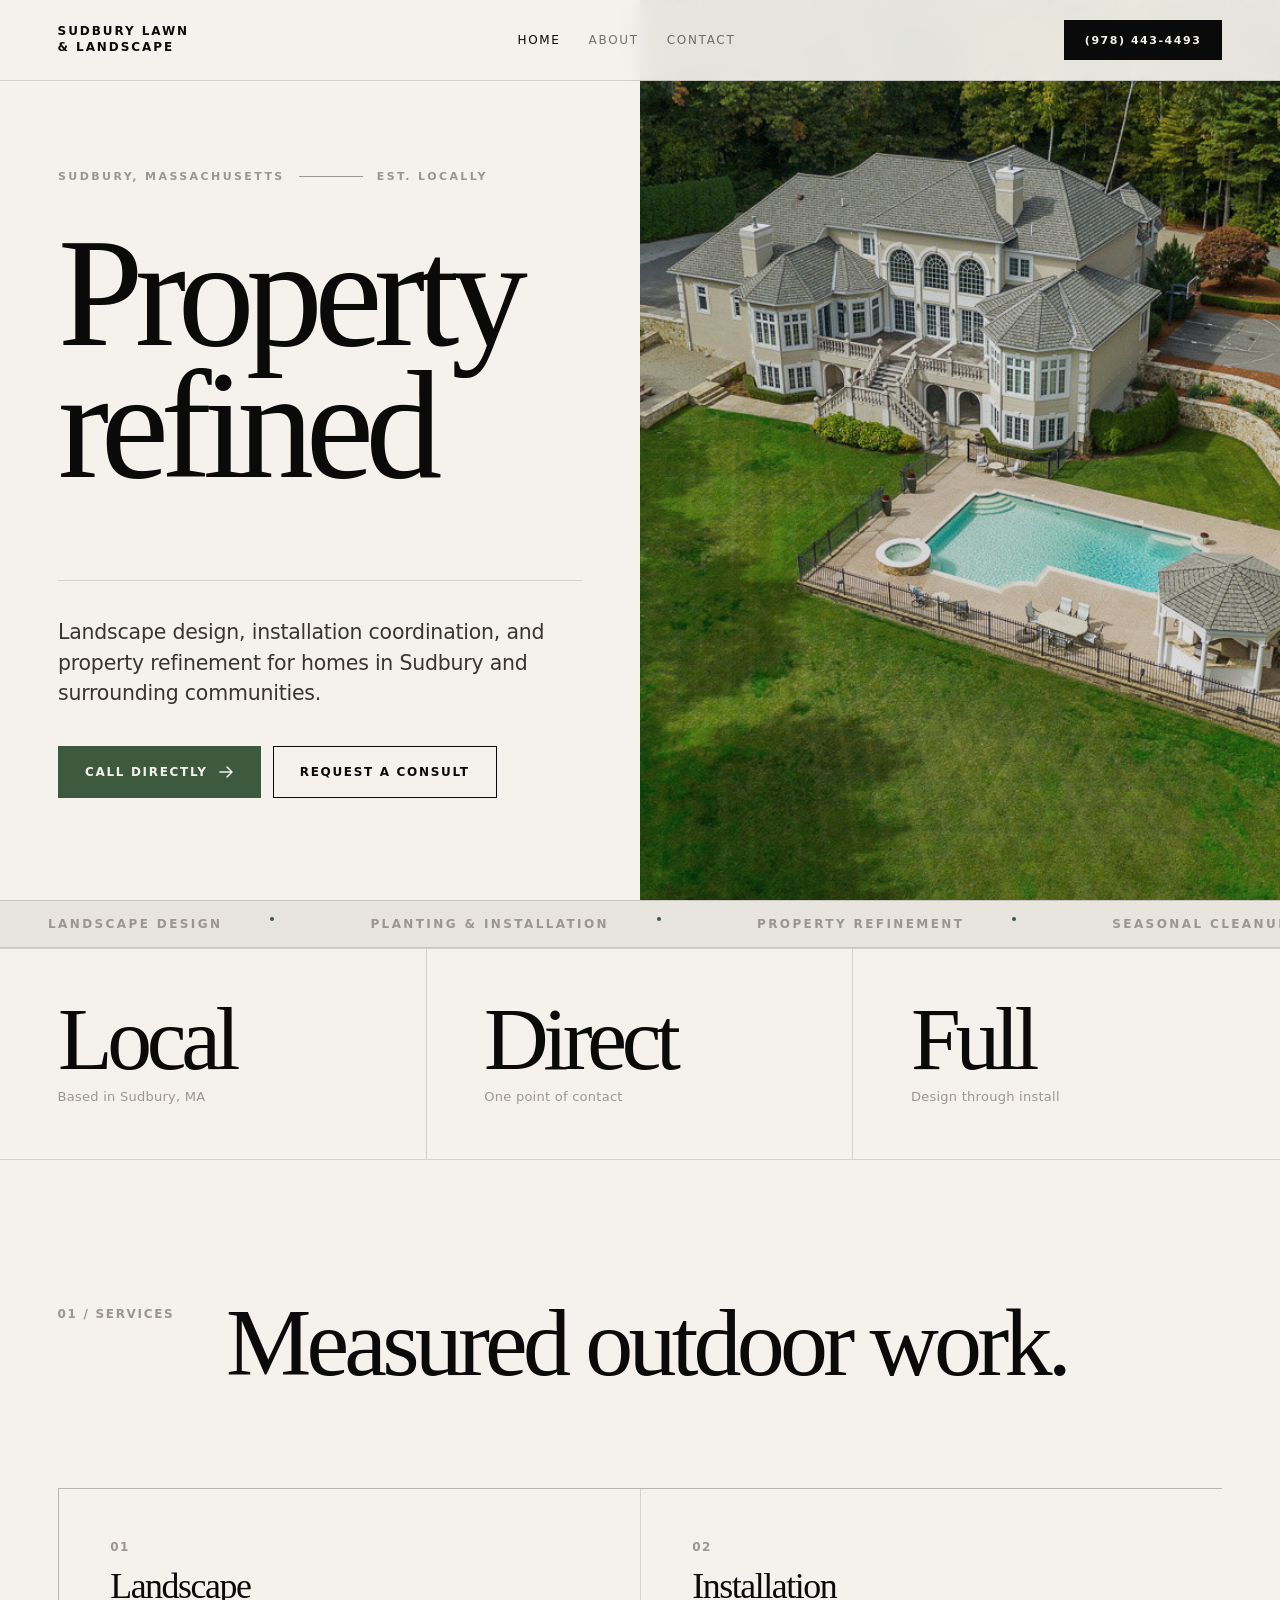
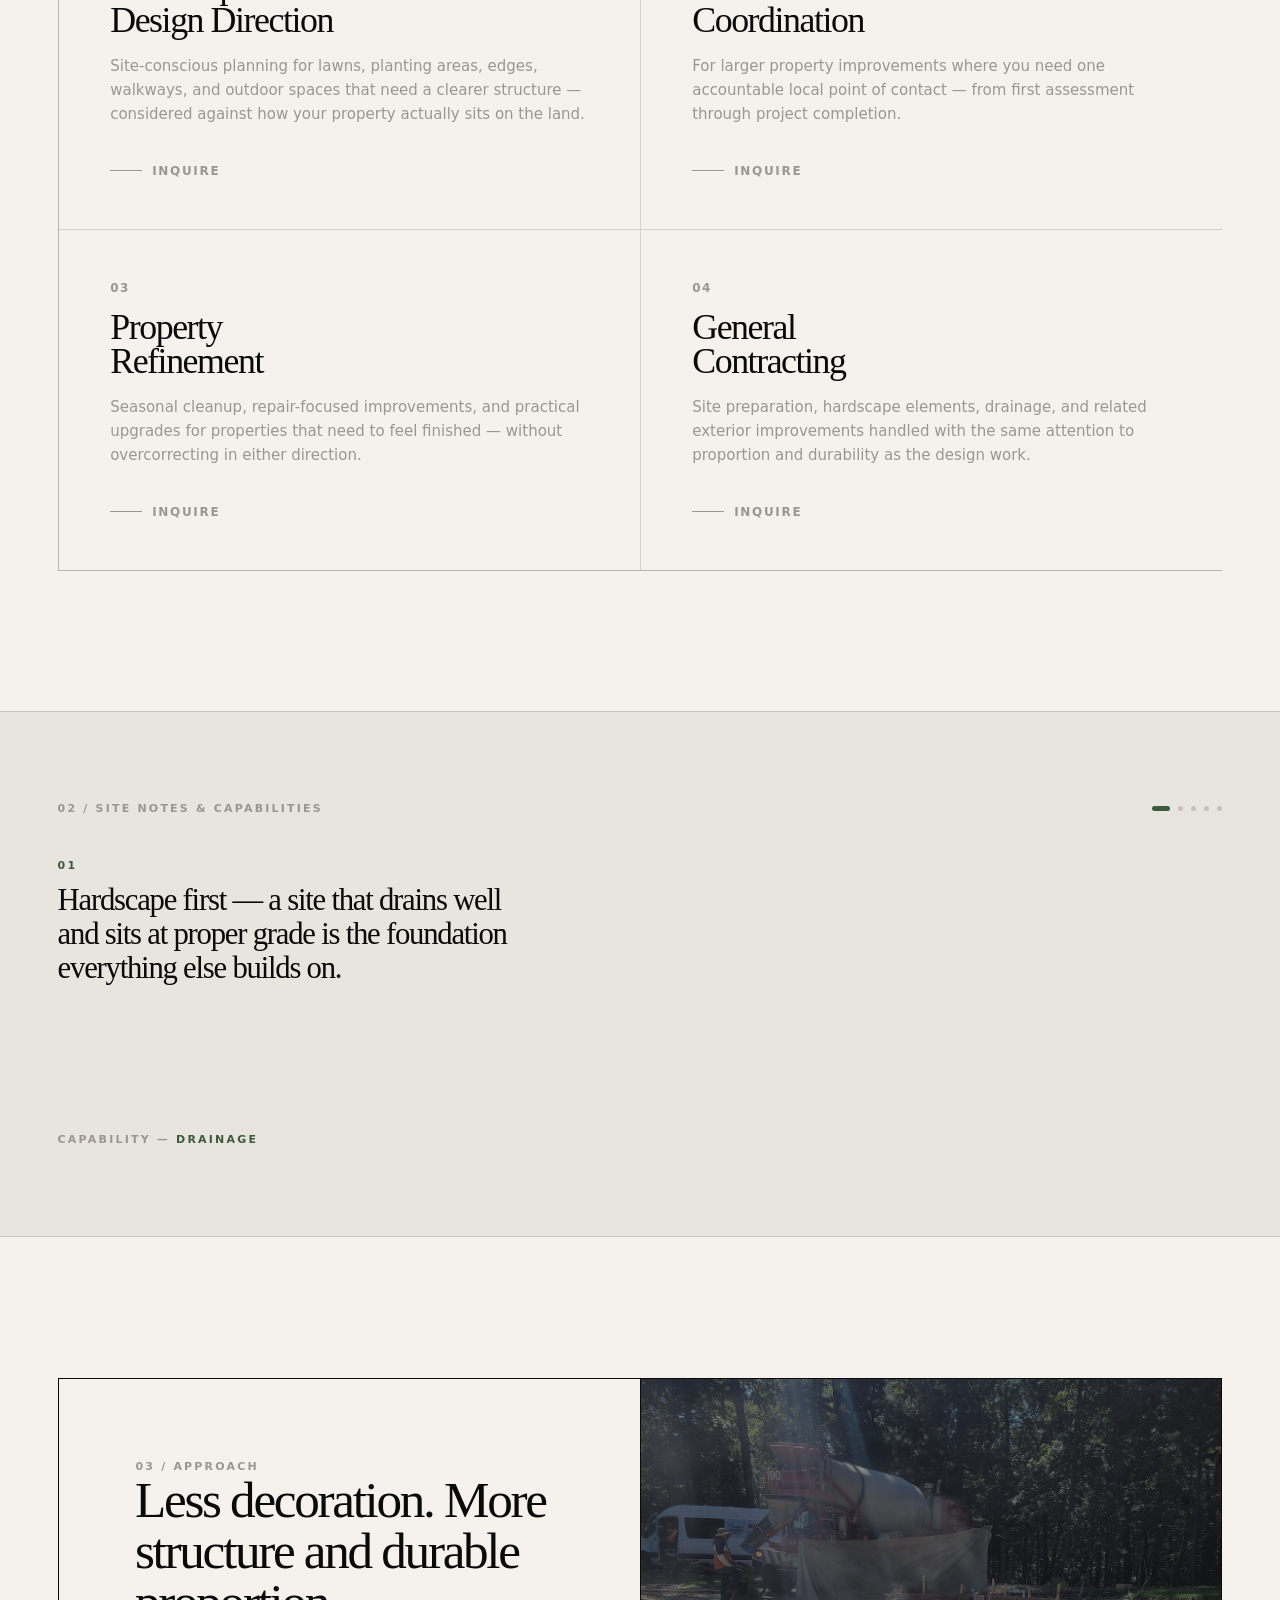
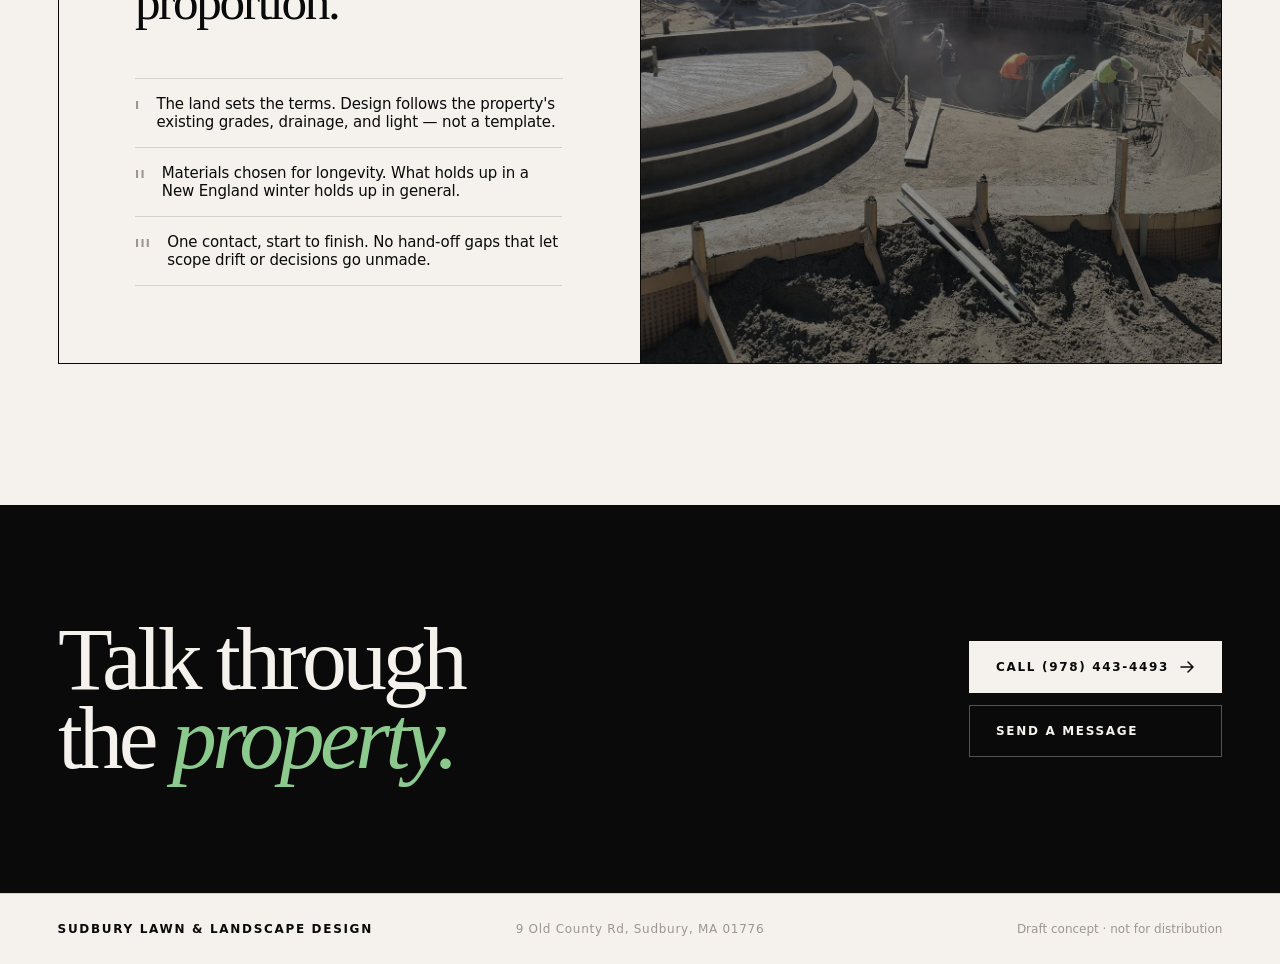
<file: index.html>
<!DOCTYPE html>
<html lang="en">
<head>
  <meta charset="UTF-8" />
  <meta name="viewport" content="width=device-width, initial-scale=1.0" />
  <title>Sudbury Lawn &amp; Landscape Design — Sudbury, MA</title>
  <meta name="description" content="Landscape design, installation, and property refinement for Sudbury, MA and surrounding towns. Call (978) 443-4493." />
  <link rel="stylesheet" href="styles.css" />
</head>
<body>
  <div class="site">

    <!-- Navigation -->
    <nav class="nav" aria-label="Primary navigation">
      <a class="nav-brand" href="index.html">
        Sudbury Lawn<br>&amp; Landscape
      </a>
      <ul class="nav-links" role="list">
        <li><a href="index.html" aria-current="page">Home</a></li>
        <li><a href="about.html">About</a></li>
        <li><a href="contact.html">Contact</a></li>
      </ul>
      <a class="nav-cta" href="tel:+19784434493">
        (978) 443-4493
      </a>
    </nav>

    <main>

      <!-- Hero -->
      <section class="hero" aria-labelledby="hero-heading">
        <div class="hero-col-text">
          <div class="hero-kicker reveal">
            <span class="label">Sudbury, Massachusetts</span>
            <span class="kicker-line" aria-hidden="true"></span>
            <span class="label">Est. locally</span>
          </div>

          <h1 id="hero-heading" class="display reveal" data-delay="1">
            Property<br>refined
          </h1>

          <div class="hero-bottom">
            <p class="body-large hero-desc reveal" data-delay="2">
              Landscape design, installation coordination, and property refinement for homes in Sudbury and surrounding communities.
            </p>
            <div class="hero-actions reveal" data-delay="3">
              <a class="btn btn-accent" href="tel:+19784434493">
                Call directly
                <svg class="btn-icon" viewBox="0 0 16 16" fill="none" aria-hidden="true">
                  <path d="M2 8h12M9 3l5 5-5 5" stroke="currentColor" stroke-width="1.5" stroke-linecap="round" stroke-linejoin="round"/>
                </svg>
              </a>
              <a class="btn btn-outline" href="contact.html">Request a consult</a>
            </div>
          </div>
        </div>

        <div class="hero-col-image" aria-hidden="true">
          <img
            src="assets/landscape-3.jpg"
            alt=""
            class="hero-photo scale-reveal"
            loading="eager"
          >
        </div>
      </section>

      <!-- Marquee -->
      <div class="marquee-wrap" aria-hidden="true">
        <div class="marquee-track">
          <!-- duplicated for seamless loop -->
          <span class="marquee-item">Landscape Design</span><span class="marquee-dot"></span>
          <span class="marquee-item">Planting &amp; Installation</span><span class="marquee-dot"></span>
          <span class="marquee-item">Property Refinement</span><span class="marquee-dot"></span>
          <span class="marquee-item">Seasonal Cleanup</span><span class="marquee-dot"></span>
          <span class="marquee-item">Sudbury, MA</span><span class="marquee-dot"></span>
          <span class="marquee-item">Landscape Design</span><span class="marquee-dot"></span>
          <span class="marquee-item">Planting &amp; Installation</span><span class="marquee-dot"></span>
          <span class="marquee-item">Property Refinement</span><span class="marquee-dot"></span>
          <span class="marquee-item">Seasonal Cleanup</span><span class="marquee-dot"></span>
          <span class="marquee-item">Sudbury, MA</span><span class="marquee-dot"></span>
        </div>
      </div>

      <!-- Stats band -->
      <div class="stats ruled">
        <div class="stat">
          <span class="stat-num reveal">Local</span>
          <span class="stat-label body-small">Based in Sudbury, MA</span>
        </div>
        <div class="stat">
          <span class="stat-num reveal" data-delay="1">Direct</span>
          <span class="stat-label body-small">One point of contact</span>
        </div>
        <div class="stat">
          <span class="stat-num reveal" data-delay="2">Full</span>
          <span class="stat-label body-small">Design through install</span>
        </div>
      </div>

      <!-- Services -->
      <section class="section" aria-labelledby="services-heading">
        <header class="section-header">
          <span class="section-num label reveal-left">01 / Services</span>
          <h2 id="services-heading" class="headline reveal">
            Measured outdoor work.
          </h2>
        </header>

        <div class="services-grid">
          <article class="service-card reveal">
            <div class="service-card-top">
              <span class="service-idx label">01</span>
              <h3>Landscape<br>Design Direction</h3>
              <p class="body-small">
                Site-conscious planning for lawns, planting areas, edges, walkways, and outdoor spaces that need a clearer structure — considered against how your property actually sits on the land.
              </p>
            </div>
            <span class="service-arrow" aria-hidden="true">
              <span class="arrow-line"></span>
              Inquire
            </span>
          </article>

          <article class="service-card reveal" data-delay="1">
            <div class="service-card-top">
              <span class="service-idx label">02</span>
              <h3>Installation<br>Coordination</h3>
              <p class="body-small">
                For larger property improvements where you need one accountable local point of contact — from first assessment through project completion.
              </p>
            </div>
            <span class="service-arrow" aria-hidden="true">
              <span class="arrow-line"></span>
              Inquire
            </span>
          </article>

          <article class="service-card reveal" data-delay="2">
            <div class="service-card-top">
              <span class="service-idx label">03</span>
              <h3>Property<br>Refinement</h3>
              <p class="body-small">
                Seasonal cleanup, repair-focused improvements, and practical upgrades for properties that need to feel finished — without overcorrecting in either direction.
              </p>
            </div>
            <span class="service-arrow" aria-hidden="true">
              <span class="arrow-line"></span>
              Inquire
            </span>
          </article>

          <article class="service-card reveal" data-delay="3">
            <div class="service-card-top">
              <span class="service-idx label">04</span>
              <h3>General<br>Contracting</h3>
              <p class="body-small">
                Site preparation, hardscape elements, drainage, and related exterior improvements handled with the same attention to proportion and durability as the design work.
              </p>
            </div>
            <span class="service-arrow" aria-hidden="true">
              <span class="arrow-line"></span>
              Inquire
            </span>
          </article>
        </div>
      </section>

      <!-- Site Notes / Capabilities carousel -->
      <section class="notes-section" aria-labelledby="notes-heading">
        <div class="notes-inner">
          <div class="notes-header">
            <span class="label reveal-left">02 / Site Notes &amp; Capabilities</span>
            <div class="notes-dots" aria-hidden="true">
              <span class="notes-dot active" data-idx="0"></span>
              <span class="notes-dot" data-idx="1"></span>
              <span class="notes-dot" data-idx="2"></span>
              <span class="notes-dot" data-idx="3"></span>
              <span class="notes-dot" data-idx="4"></span>
            </div>
          </div>
          <h2 id="notes-heading" class="sr-only">Site notes and capabilities</h2>
          <div class="notes-stage" role="region" aria-live="polite" aria-atomic="true">
            <div class="note-item active">
              <p class="note-num label">01</p>
              <p class="note-text">Hardscape first — a site that drains well and sits at proper grade is the foundation everything else builds on.</p>
            </div>
            <div class="note-item">
              <p class="note-num label">02</p>
              <p class="note-text">Plant selection weighted toward native and climate-adapted varieties that perform through Massachusetts winters without intensive intervention.</p>
            </div>
            <div class="note-item">
              <p class="note-num label">03</p>
              <p class="note-text">Every planting scheme mapped against seasonal light — what shades what, what shows in early spring versus late fall.</p>
            </div>
            <div class="note-item">
              <p class="note-num label">04</p>
              <p class="note-text">Edge definition is structure. Where lawn meets bed, where stone meets grade — these transitions carry as much visual weight as the plantings themselves.</p>
            </div>
            <div class="note-item">
              <p class="note-num label">05</p>
              <p class="note-text">Drainage resolved at grade, not corrected afterward with buried pipe. Slope assessment precedes all design work.</p>
            </div>
          </div>
          <p class="note-category label">Capability — <span class="note-cat-val">Drainage</span></p>
        </div>
      </section>

      <!-- Approach -->
      <section class="section-full" aria-labelledby="approach-heading">
        <div class="approach-block" style="max-width:var(--max);margin:0 auto;">
          <div class="approach-copy">
            <div>
              <span class="label reveal">03 / Approach</span>
              <h2 id="approach-heading" class="approach-statement reveal" data-delay="1">
                Less decoration. More structure and durable proportion.
              </h2>
            </div>
            <ul class="approach-pillars" aria-label="Design principles">
              <li class="reveal">
                <span class="pillar-n label">I</span>
                <span class="pillar-text">The land sets the terms. Design follows the property's existing grades, drainage, and light — not a template.</span>
              </li>
              <li class="reveal" data-delay="1">
                <span class="pillar-n label">II</span>
                <span class="pillar-text">Materials chosen for longevity. What holds up in a New England winter holds up in general.</span>
              </li>
              <li class="reveal" data-delay="2">
                <span class="pillar-n label">III</span>
                <span class="pillar-text">One contact, start to finish. No hand-off gaps that let scope drift or decisions go unmade.</span>
              </li>
            </ul>
          </div>
          <div class="approach-visual" aria-hidden="true">
            <img
              src="assets/landscape-2.jpg"
              alt=""
              class="approach-photo scale-reveal"
              loading="lazy"
            >
          </div>
        </div>
      </section>

      <!-- CTA band -->
      <section class="cta-band" aria-labelledby="cta-heading">
        <div class="cta-inner">
          <h2 id="cta-heading" class="cta-headline reveal">
            Talk through<br>the <em>property.</em>
          </h2>
          <div class="cta-actions reveal" data-delay="2">
            <a class="btn btn-white" href="tel:+19784434493">
              Call (978) 443-4493
              <svg class="btn-icon" viewBox="0 0 16 16" fill="none" aria-hidden="true">
                <path d="M2 8h12M9 3l5 5-5 5" stroke="currentColor" stroke-width="1.5" stroke-linecap="round" stroke-linejoin="round"/>
              </svg>
            </a>
            <a class="btn btn-ghost" href="contact.html">Send a message</a>
          </div>
        </div>
      </section>

    </main>

    <!-- Footer -->
    <footer class="footer">
      <span class="footer-brand">Sudbury Lawn &amp; Landscape Design</span>
      <span class="footer-center">9 Old County Rd, Sudbury, MA 01776</span>
      <span class="footer-right">Draft concept · not for distribution</span>
    </footer>

  </div>
  <script src="script.js"></script>
</body>
</html>
</file>
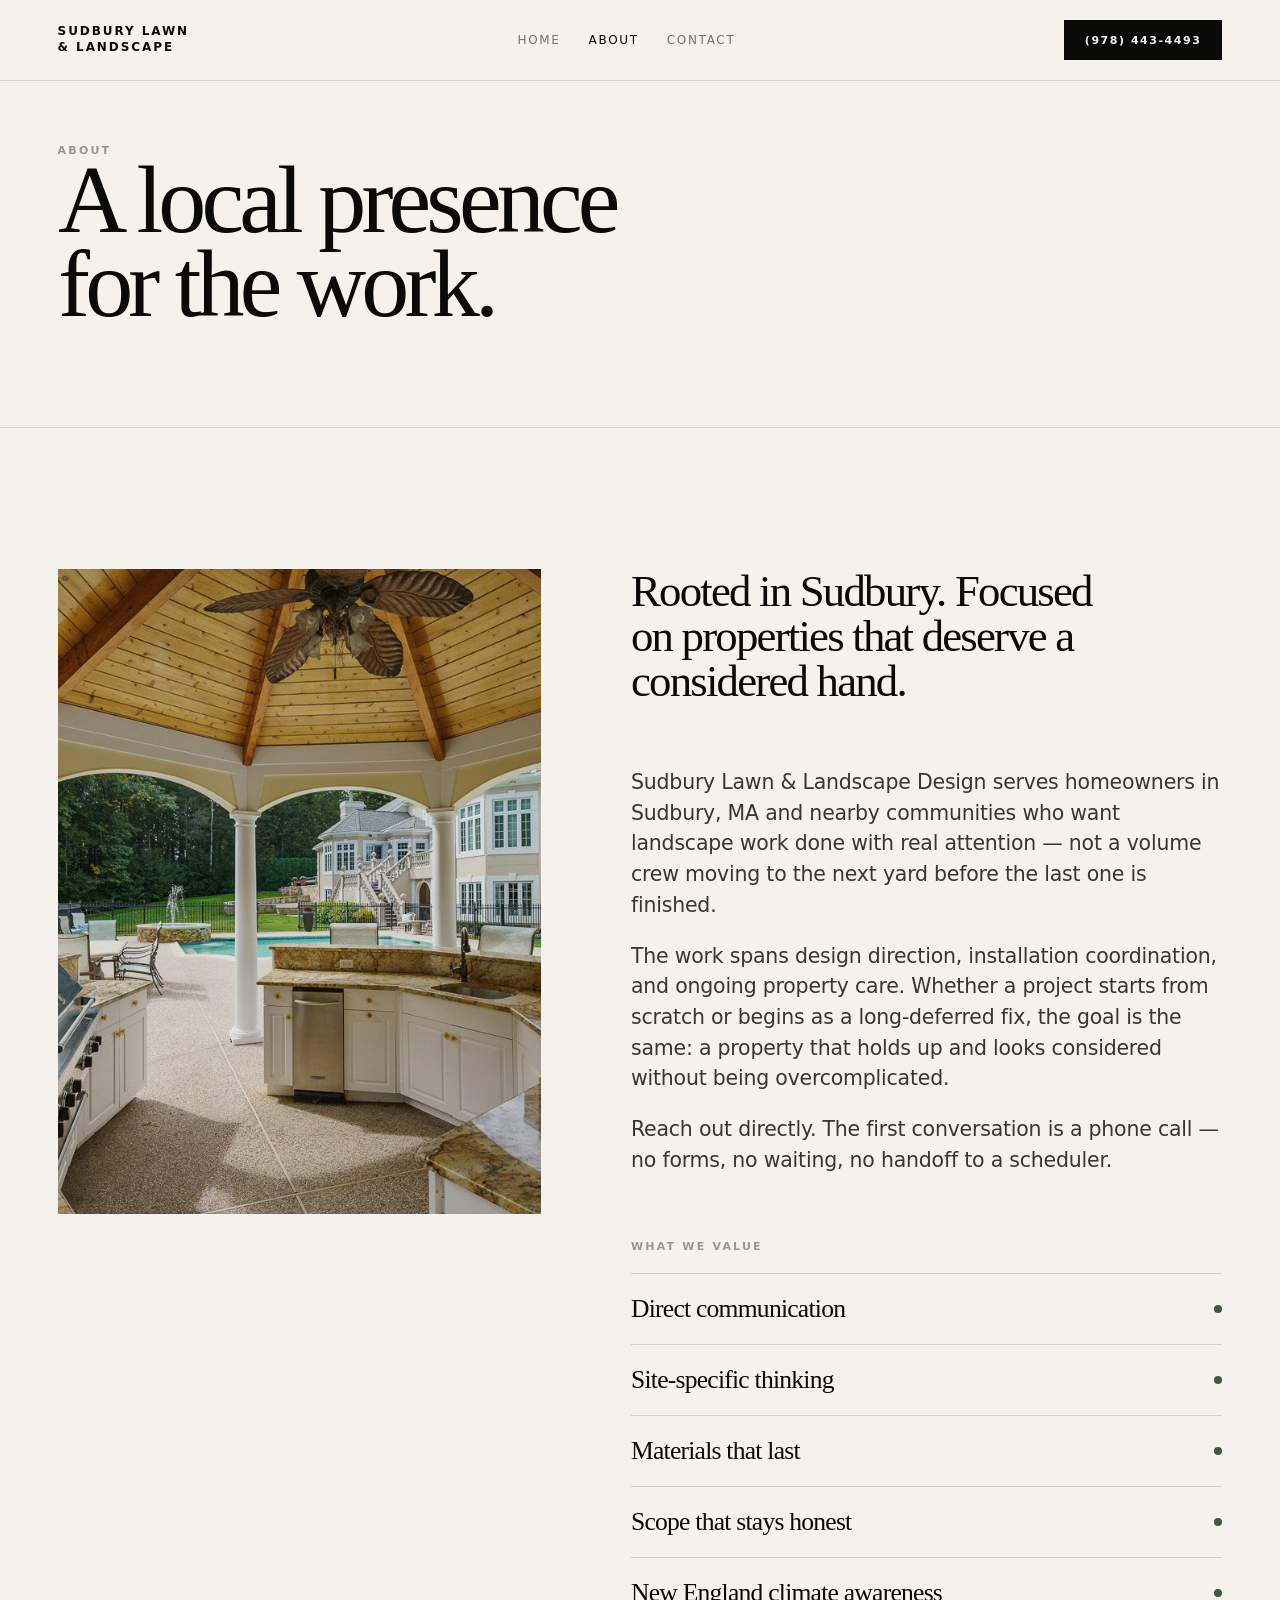
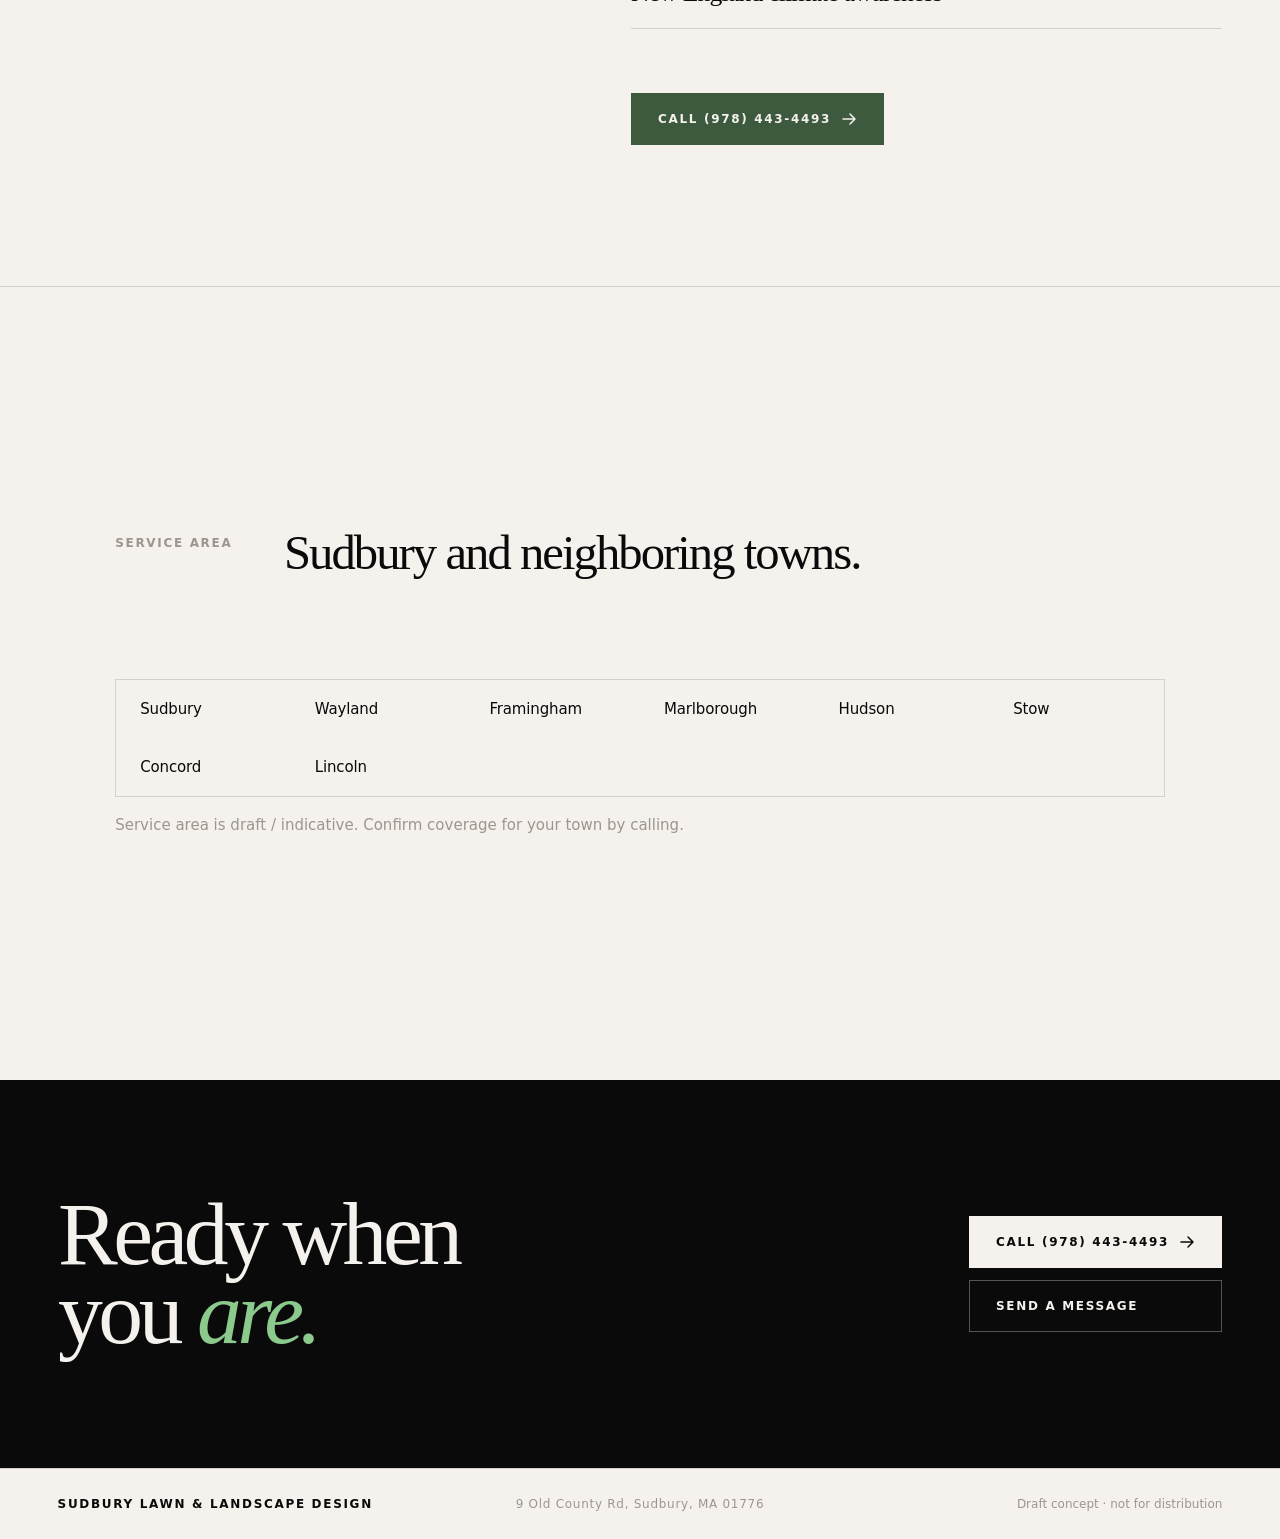
<file: about.html>
<!DOCTYPE html>
<html lang="en">
<head>
  <meta charset="UTF-8" />
  <meta name="viewport" content="width=device-width, initial-scale=1.0" />
  <title>About — Sudbury Lawn &amp; Landscape Design</title>
  <meta name="description" content="A local landscape design and contracting presence in Sudbury, MA. Direct service, no middlemen. Call (978) 443-4493." />
  <link rel="stylesheet" href="styles.css" />
</head>
<body>
  <div class="site">

    <!-- Navigation -->
    <nav class="nav" aria-label="Primary navigation">
      <a class="nav-brand" href="index.html">
        Sudbury Lawn<br>&amp; Landscape
      </a>
      <ul class="nav-links" role="list">
        <li><a href="index.html">Home</a></li>
        <li><a href="about.html" aria-current="page">About</a></li>
        <li><a href="contact.html">Contact</a></li>
      </ul>
      <a class="nav-cta" href="tel:+19784434493">
        (978) 443-4493
      </a>
    </nav>

    <main>

      <!-- Page hero -->
      <header class="page-hero">
        <span class="label reveal">About</span>
        <h1 class="headline reveal" data-delay="1">
          A local presence<br>for the work.
        </h1>
      </header>

      <!-- About grid -->
      <section class="section" aria-label="About the business">
        <div class="about-grid">

          <!-- Visual column (abstract plate) -->
          <div class="about-visual">
            <div class="about-plate">
              <img
                src="assets/landscape-4.jpg"
                alt=""
                class="about-photo scale-reveal"
                loading="lazy"
              >
            </div>
          </div>

          <!-- Body column -->
          <div class="about-body">
            <p class="about-pull reveal">
              Rooted in Sudbury. Focused on properties that deserve a considered hand.
            </p>

            <div class="about-text reveal" data-delay="1">
              <p class="body-large">
                Sudbury Lawn &amp; Landscape Design serves homeowners in Sudbury, MA and nearby communities who want landscape work done with real attention — not a volume crew moving to the next yard before the last one is finished.
              </p>
              <p class="body-large">
                The work spans design direction, installation coordination, and ongoing property care. Whether a project starts from scratch or begins as a long-deferred fix, the goal is the same: a property that holds up and looks considered without being overcomplicated.
              </p>
              <p class="body-large">
                Reach out directly. The first conversation is a phone call — no forms, no waiting, no handoff to a scheduler.
              </p>
            </div>

            <div class="reveal" data-delay="2">
              <span class="label" style="display:block;margin-bottom:20px;">What we value</span>
              <ul class="values-list" role="list">
                <li>
                  <span class="value-label">Direct communication</span>
                  <span class="value-mark" aria-hidden="true"></span>
                </li>
                <li>
                  <span class="value-label">Site-specific thinking</span>
                  <span class="value-mark" aria-hidden="true"></span>
                </li>
                <li>
                  <span class="value-label">Materials that last</span>
                  <span class="value-mark" aria-hidden="true"></span>
                </li>
                <li>
                  <span class="value-label">Scope that stays honest</span>
                  <span class="value-mark" aria-hidden="true"></span>
                </li>
                <li>
                  <span class="value-label">New England climate awareness</span>
                  <span class="value-mark" aria-hidden="true"></span>
                </li>
              </ul>
            </div>

            <div class="reveal" data-delay="3">
              <a class="btn btn-accent" href="tel:+19784434493">
                Call (978) 443-4493
                <svg class="btn-icon" viewBox="0 0 16 16" fill="none" aria-hidden="true">
                  <path d="M2 8h12M9 3l5 5-5 5" stroke="currentColor" stroke-width="1.5" stroke-linecap="round" stroke-linejoin="round"/>
                </svg>
              </a>
            </div>
          </div>

        </div>
      </section>

      <!-- Service area -->
      <section class="section-full ruled" aria-labelledby="area-heading">
        <div style="max-width:var(--max);margin:0 auto;padding:clamp(64px,8vw,120px) var(--gutter);">
          <header class="section-header">
            <span class="section-num label reveal-left">Service area</span>
            <h2 id="area-heading" class="subhead reveal">
              Sudbury and neighboring towns.
            </h2>
          </header>
          <div style="display:grid;grid-template-columns:repeat(auto-fill,minmax(160px,1fr));gap:0;border:1px solid var(--rule);">
            <div class="service-card" style="min-height:auto;padding:20px 24px;">
              <span class="pillar-text">Sudbury</span>
            </div>
            <div class="service-card" style="min-height:auto;padding:20px 24px;">
              <span class="pillar-text">Wayland</span>
            </div>
            <div class="service-card" style="min-height:auto;padding:20px 24px;">
              <span class="pillar-text">Framingham</span>
            </div>
            <div class="service-card" style="min-height:auto;padding:20px 24px;">
              <span class="pillar-text">Marlborough</span>
            </div>
            <div class="service-card" style="min-height:auto;padding:20px 24px;">
              <span class="pillar-text">Hudson</span>
            </div>
            <div class="service-card" style="min-height:auto;padding:20px 24px;">
              <span class="pillar-text">Stow</span>
            </div>
            <div class="service-card" style="min-height:auto;padding:20px 24px;">
              <span class="pillar-text">Concord</span>
            </div>
            <div class="service-card" style="min-height:auto;padding:20px 24px;">
              <span class="pillar-text">Lincoln</span>
            </div>
          </div>
          <p class="body-small" style="margin-top:16px;">Service area is draft / indicative. Confirm coverage for your town by calling.</p>
        </div>
      </section>

      <!-- CTA -->
      <section class="cta-band" aria-labelledby="about-cta-heading">
        <div class="cta-inner">
          <h2 id="about-cta-heading" class="cta-headline reveal">
            Ready when<br>you <em>are.</em>
          </h2>
          <div class="cta-actions reveal" data-delay="2">
            <a class="btn btn-white" href="tel:+19784434493">
              Call (978) 443-4493
              <svg class="btn-icon" viewBox="0 0 16 16" fill="none" aria-hidden="true">
                <path d="M2 8h12M9 3l5 5-5 5" stroke="currentColor" stroke-width="1.5" stroke-linecap="round" stroke-linejoin="round"/>
              </svg>
            </a>
            <a class="btn btn-ghost" href="contact.html">Send a message</a>
          </div>
        </div>
      </section>

    </main>

    <!-- Footer -->
    <footer class="footer">
      <span class="footer-brand">Sudbury Lawn &amp; Landscape Design</span>
      <span class="footer-center">9 Old County Rd, Sudbury, MA 01776</span>
      <span class="footer-right">Draft concept · not for distribution</span>
    </footer>

  </div>
  <script src="script.js"></script>
</body>
</html>
</file>
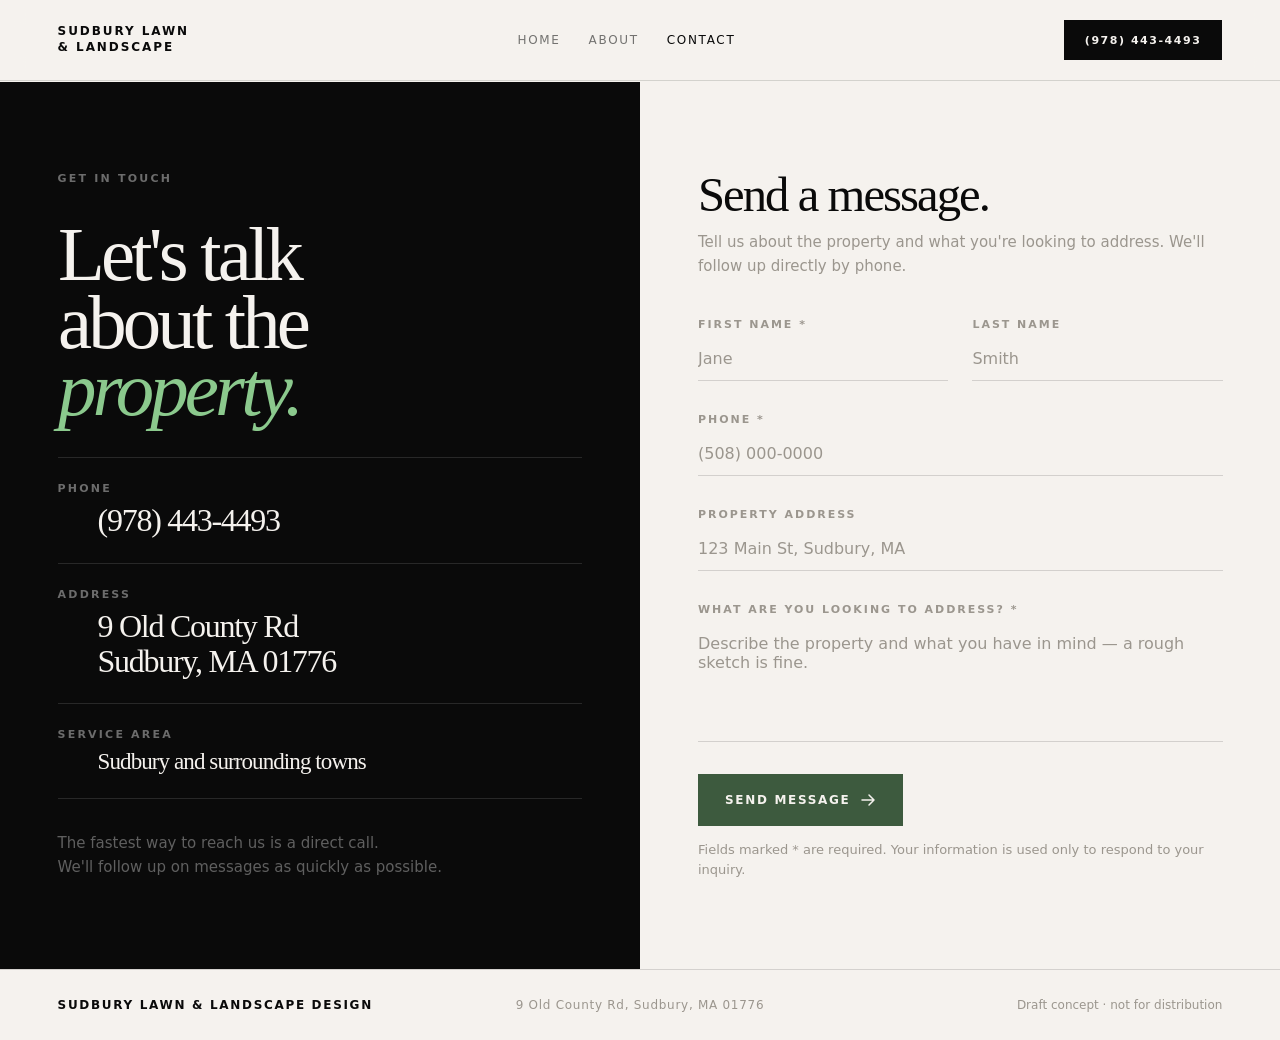
<file: contact.html>
<!DOCTYPE html>
<html lang="en">
<head>
  <meta charset="UTF-8" />
  <meta name="viewport" content="width=device-width, initial-scale=1.0" />
  <title>Contact — Sudbury Lawn &amp; Landscape Design</title>
  <meta name="description" content="Get in touch with Sudbury Lawn &amp; Landscape Design. Call (978) 443-4493 or send a message. Based at 9 Old County Rd, Sudbury, MA 01776." />
  <link rel="stylesheet" href="styles.css" />
</head>
<body>
  <div class="site">

    <!-- Navigation -->
    <nav class="nav" aria-label="Primary navigation">
      <a class="nav-brand" href="index.html">
        Sudbury Lawn<br>&amp; Landscape
      </a>
      <ul class="nav-links" role="list">
        <li><a href="index.html">Home</a></li>
        <li><a href="about.html">About</a></li>
        <li><a href="contact.html" aria-current="page">Contact</a></li>
      </ul>
      <a class="nav-cta" href="tel:+19784434493">
        (978) 443-4493
      </a>
    </nav>

    <main>
      <div class="contact-layout">

        <!-- Left: info panel -->
        <aside class="contact-left" aria-label="Contact information">
          <div>
            <span class="label" style="color:rgba(255,255,255,.4);margin-bottom:36px;display:block;">Get in touch</span>
            <h1 class="contact-hl reveal">
              Let's talk<br>about the<br><em>property.</em>
            </h1>
          </div>

          <div>
            <dl class="contact-details">
              <div class="contact-row">
                <dt class="label">Phone</dt>
                <dd class="contact-val">
                  <a href="tel:+19784434493">(978) 443-4493</a>
                </dd>
              </div>
              <div class="contact-row">
                <dt class="label">Address</dt>
                <dd class="contact-val">
                  9 Old County Rd<br>Sudbury, MA 01776
                </dd>
              </div>
              <div class="contact-row">
                <dt class="label">Service area</dt>
                <dd class="contact-val" style="font-size:clamp(16px,1.8vw,24px);">
                  Sudbury and surrounding towns
                </dd>
              </div>
            </dl>

            <p class="body-small" style="color:rgba(255,255,255,.35);margin-top:32px;line-height:1.6;">
              The fastest way to reach us is a direct call.<br>
              We'll follow up on messages as quickly as possible.
            </p>
          </div>
        </aside>

        <!-- Right: form -->
        <section class="contact-right" aria-labelledby="form-heading">
          <div>
            <h2 id="form-heading" class="subhead reveal">Send a message.</h2>
            <p class="body-small reveal" data-delay="1" style="margin-top:12px;">
              Tell us about the property and what you're looking to address. We'll follow up directly by phone.
            </p>
          </div>

          <div id="formSuccess" class="form-success" role="alert" aria-live="polite">
            Message sent — we'll be in touch by phone shortly.
          </div>

          <form
            id="contactForm"
            class="form-grid reveal"
            data-delay="2"
            novalidate
            aria-label="Contact form"
          >
            <div class="form-row">
              <div class="form-label-group">
                <label class="form-label" for="fname">First name <span aria-hidden="true">*</span></label>
                <input
                  class="form-input"
                  type="text"
                  id="fname"
                  name="firstName"
                  autocomplete="given-name"
                  required
                  placeholder="Jane"
                />
              </div>
              <div class="form-label-group">
                <label class="form-label" for="lname">Last name</label>
                <input
                  class="form-input"
                  type="text"
                  id="lname"
                  name="lastName"
                  autocomplete="family-name"
                  placeholder="Smith"
                />
              </div>
            </div>

            <div class="form-label-group">
              <label class="form-label" for="phone">Phone <span aria-hidden="true">*</span></label>
              <input
                class="form-input"
                type="tel"
                id="phone"
                name="phone"
                autocomplete="tel"
                required
                placeholder="(508) 000-0000"
              />
            </div>

            <div class="form-label-group">
              <label class="form-label" for="address">Property address</label>
              <input
                class="form-input"
                type="text"
                id="address"
                name="address"
                autocomplete="street-address"
                placeholder="123 Main St, Sudbury, MA"
              />
            </div>

            <div class="form-label-group">
              <label class="form-label" for="message">What are you looking to address? <span aria-hidden="true">*</span></label>
              <textarea
                class="form-textarea"
                id="message"
                name="message"
                rows="5"
                required
                placeholder="Describe the property and what you have in mind — a rough sketch is fine."
              ></textarea>
            </div>

            <div>
              <button class="btn btn-accent" type="submit">
                Send message
                <svg class="btn-icon" viewBox="0 0 16 16" fill="none" aria-hidden="true">
                  <path d="M2 8h12M9 3l5 5-5 5" stroke="currentColor" stroke-width="1.5" stroke-linecap="round" stroke-linejoin="round"/>
                </svg>
              </button>
              <p class="form-note" style="margin-top:14px;">
                Fields marked * are required. Your information is used only to respond to your inquiry.
              </p>
            </div>
          </form>
        </section>

      </div>
    </main>

    <!-- Footer -->
    <footer class="footer">
      <span class="footer-brand">Sudbury Lawn &amp; Landscape Design</span>
      <span class="footer-center">9 Old County Rd, Sudbury, MA 01776</span>
      <span class="footer-right">Draft concept · not for distribution</span>
    </footer>

  </div>
  <script src="script.js"></script>
</body>
</html>
</file>
<file: styles.css>
/* ─────────────────────────────────────────────────────────────────────────────
   Sudbury Lawn & Landscape Design
   Palette: pure black / off-white / one botanical accent
   No gradients. No glow. No glass. Editorial structural minimalism.
───────────────────────────────────────────────────────────────────────────── */

:root {
  --black:   #0a0a0a;
  --white:   #f5f2ee;
  --stone:   #e8e4de;
  --dim:     #9b968e;
  --rule:    rgba(10,10,10,.14);
  --accent:  #3d5a3e;   /* single botanical green — used sparingly */
  --max:     1560px;
  --gutter:  clamp(18px, 4.5vw, 80px);
  --ease-out: cubic-bezier(.16,1,.3,1);
  --ease-in:  cubic-bezier(.7,0,.84,0);
}

/* ─── Reset ─── */
*, *::before, *::after { box-sizing: border-box; }
html { scroll-behavior: smooth; }
body {
  margin: 0;
  background: var(--white);
  color: var(--black);
  font-family: "Georgia", ui-serif, Georgia, serif;
  -webkit-font-smoothing: antialiased;
}
a { color: inherit; text-decoration: none; }
img, svg { display: block; }
h1, h2, h3, h4, p, ul { margin: 0; }

/* ─── Utility ─── */
.sr-only {
  position: absolute; width: 1px; height: 1px;
  padding: 0; margin: -1px; overflow: hidden;
  clip: rect(0,0,0,0); white-space: nowrap; border: 0;
}
.ruled { border-top: 1px solid var(--rule); }

/* ─── Typography scale ─── */
.label {
  font-family: ui-sans-serif, "Inter", system-ui, sans-serif;
  font-size: 11px; font-weight: 700;
  text-transform: uppercase; letter-spacing: .2em;
  color: var(--dim);
}
.display {
  font-size: clamp(72px, 12vw, 200px);
  line-height: .86;
  letter-spacing: -.055em;
  font-weight: 400;
}
.headline {
  font-size: clamp(48px, 7.5vw, 140px);
  line-height: .88;
  letter-spacing: -.05em;
  font-weight: 400;
}
.subhead {
  font-size: clamp(28px, 3.8vw, 62px);
  line-height: .96;
  letter-spacing: -.04em;
  font-weight: 400;
}
.body-large {
  font-family: ui-sans-serif, "Inter", system-ui, sans-serif;
  font-size: clamp(17px, 1.6vw, 24px);
  line-height: 1.5;
  letter-spacing: -.01em;
  color: #3a3530;
}
.body-small {
  font-family: ui-sans-serif, "Inter", system-ui, sans-serif;
  font-size: 15px;
  line-height: 1.6;
  color: var(--dim);
}

/* ─── Navigation ─── */
.nav {
  position: fixed; z-index: 100;
  top: 0; left: 0; right: 0;
  display: grid;
  grid-template-columns: auto 1fr auto;
  align-items: center;
  gap: 32px;
  padding: 20px var(--gutter);
  border-bottom: 1px solid var(--rule);
  background: rgba(245,242,238,.92);
  backdrop-filter: blur(12px);
  -webkit-backdrop-filter: blur(12px);
}
.nav-brand {
  font-family: ui-sans-serif, "Inter", system-ui, sans-serif;
  font-size: 12px; font-weight: 700;
  text-transform: uppercase; letter-spacing: .16em;
  line-height: 1.3;
}
.nav-links {
  display: flex; gap: 28px;
  justify-content: center;
  font-family: ui-sans-serif, "Inter", system-ui, sans-serif;
  font-size: 12px; font-weight: 500;
  text-transform: uppercase; letter-spacing: .14em;
  list-style: none; padding: 0;
}
.nav-links a { opacity: .55; transition: opacity .2s; }
.nav-links a:hover, .nav-links a[aria-current] { opacity: 1; }
.nav-cta {
  font-family: ui-sans-serif, "Inter", system-ui, sans-serif;
  display: inline-flex; align-items: center;
  height: 40px; padding: 0 20px;
  background: var(--black); color: var(--white);
  font-size: 11px; font-weight: 700;
  text-transform: uppercase; letter-spacing: .14em;
  border: 1px solid var(--black);
  transition: background .22s var(--ease-out), color .22s var(--ease-out), transform .18s var(--ease-out);
}
.nav-cta:hover { background: var(--accent); border-color: var(--accent); transform: translateY(-1px); }
.nav-cta:focus-visible { outline: 2px solid var(--accent); outline-offset: 3px; }

/* ─── Buttons ─── */
.btn {
  display: inline-flex; align-items: center; gap: 10px;
  height: 52px; padding: 0 26px;
  font-family: ui-sans-serif, "Inter", system-ui, sans-serif;
  font-size: 12px; font-weight: 700;
  text-transform: uppercase; letter-spacing: .14em;
  border: 1px solid var(--black);
  background: var(--black); color: var(--white);
  transition: background .22s var(--ease-out), color .22s var(--ease-out), transform .18s var(--ease-out), border-color .22s;
  cursor: pointer;
}
.btn:hover { background: transparent; color: var(--black); transform: translateY(-2px); }
.btn:focus-visible { outline: 2px solid var(--accent); outline-offset: 3px; }
.btn-outline {
  background: transparent; color: var(--black);
}
.btn-outline:hover { background: var(--black); color: var(--white); }
.btn-accent {
  background: var(--accent); border-color: var(--accent); color: var(--white);
}
.btn-accent:hover { background: transparent; color: var(--accent); }
.btn-icon {
  width: 16px; height: 16px; flex-shrink: 0;
  transition: transform .18s var(--ease-out);
}
.btn:hover .btn-icon { transform: translateX(3px); }

/* ─── Page wrapper ─── */
.site { overflow: clip; }

/* ─── Hero ─── */
.hero {
  min-height: 100svh;
  display: grid;
  grid-template-columns: 1fr 1fr;
  position: relative;
  overflow: hidden;
}
.hero-col-text {
  display: grid;
  align-content: end;
  padding: 120px var(--gutter) clamp(60px, 8vw, 120px);
}
.hero-col-text .hero-bottom {
  grid-template-columns: 1fr;
  gap: clamp(20px, 3vw, 36px);
}
.hero-col-text .hero-actions {
  justify-content: flex-start;
}
.hero-col-image {
  position: relative;
  overflow: hidden;
}
.hero-photo {
  position: absolute;
  inset: 0;
  width: 100%;
  height: 100%;
  object-fit: cover;
  object-position: center 35%;
  filter: brightness(0.88) saturate(0.82);
}
.hero-kicker {
  display: flex; align-items: center; gap: 14px;
  margin-bottom: 44px;
}
.hero-kicker .label { letter-spacing: .22em; }
.kicker-line {
  width: clamp(40px, 5vw, 80px);
  height: 1px;
  background: var(--dim);
  flex-shrink: 0;
}
.hero-type {
  max-width: 12ch;
  overflow: hidden;
}
.hero-type em {
  font-style: italic;
  color: var(--accent);
}
.hero-bottom {
  margin-top: clamp(48px, 7vw, 100px);
  display: grid;
  grid-template-columns: 1fr 1fr;
  gap: clamp(24px, 5vw, 80px);
  align-items: end;
  border-top: 1px solid var(--rule);
  padding-top: 36px;
}
.hero-desc { max-width: 520px; }
.hero-actions { display: flex; gap: 12px; flex-wrap: wrap; justify-content: flex-end; align-items: center; }

/* ─── Marquee strip ─── */
.marquee-wrap {
  border-top: 1px solid var(--rule);
  border-bottom: 1px solid var(--rule);
  background: var(--stone);
  overflow: hidden;
  padding: 16px 0;
}
.marquee-track {
  display: flex; gap: 0;
  width: max-content;
  animation: marquee 28s linear infinite;
}
.marquee-item {
  white-space: nowrap;
  font-family: ui-sans-serif, "Inter", system-ui, sans-serif;
  font-size: 12px; font-weight: 600;
  text-transform: uppercase; letter-spacing: .2em;
  color: var(--dim);
  padding: 0 48px;
}
.marquee-dot {
  display: inline-block;
  width: 4px; height: 4px; border-radius: 50%;
  background: var(--accent);
  vertical-align: middle;
  margin-right: 48px;
}
@keyframes marquee {
  0%   { transform: translateX(0); }
  100% { transform: translateX(-50%); }
}
@media (prefers-reduced-motion: reduce) { .marquee-track { animation: none; } }

/* ─── Stats band ─── */
.stats {
  display: grid;
  grid-template-columns: repeat(3, 1fr);
  border-bottom: 1px solid var(--rule);
}
.stat {
  padding: clamp(28px, 4vw, 56px) var(--gutter);
  border-right: 1px solid var(--rule);
  display: grid; gap: 8px;
}
.stat:last-child { border-right: 0; }
.stat-num {
  font-size: clamp(48px, 7vw, 110px);
  line-height: .88;
  letter-spacing: -.06em;
  font-weight: 400;
}
.stat-label {
  font-family: ui-sans-serif, "Inter", system-ui, sans-serif;
  font-size: 13px; color: var(--dim);
  letter-spacing: .02em;
}

/* ─── Section wrapper ─── */
.section {
  max-width: var(--max);
  margin: 0 auto;
  padding: clamp(80px, 11vw, 180px) var(--gutter);
}
.section-full {
  padding: clamp(80px, 11vw, 180px) var(--gutter);
}

/* ─── Section header ─── */
.section-header {
  display: grid;
  grid-template-columns: auto 1fr;
  gap: clamp(24px, 4vw, 64px);
  align-items: start;
  margin-bottom: clamp(56px, 8vw, 120px);
}
.section-num {
  font-family: ui-sans-serif, "Inter", system-ui, sans-serif;
  font-size: 12px; font-weight: 700;
  color: var(--dim); letter-spacing: .14em;
  padding-top: .5em;
}

/* ─── Services grid ─── */
.services-grid {
  display: grid;
  grid-template-columns: 1fr 1fr;
  gap: 1px;
  background: var(--rule);
  border: 1px solid var(--rule);
}
.service-card {
  background: var(--white);
  padding: clamp(28px, 4vw, 60px);
  display: grid;
  gap: 24px;
  align-content: space-between;
  min-height: 340px;
  transition: background .28s var(--ease-out);
}
.service-card:hover { background: var(--stone); }
.service-card-top { display: grid; gap: 16px; }
.service-idx {
  font-family: ui-sans-serif, "Inter", system-ui, sans-serif;
  font-size: 12px; font-weight: 700; color: var(--dim); letter-spacing: .12em;
}
.service-card h3 {
  font-size: clamp(24px, 2.8vw, 46px);
  line-height: .94;
  letter-spacing: -.04em;
  font-weight: 400;
}
.service-arrow {
  display: flex; align-items: center; gap: 10px;
  font-family: ui-sans-serif, "Inter", system-ui, sans-serif;
  font-size: 12px; font-weight: 700;
  text-transform: uppercase; letter-spacing: .14em;
  color: var(--dim);
  transition: color .22s, gap .22s var(--ease-out);
}
.service-card:hover .service-arrow { color: var(--accent); gap: 18px; }
.arrow-line {
  display: block; width: 32px; height: 1px;
  background: currentColor;
  transition: width .22s var(--ease-out);
}
.service-card:hover .arrow-line { width: 44px; }

/* ─── Approach section ─── */
.approach-block {
  display: grid;
  grid-template-columns: 1fr 1fr;
  gap: 1px;
  background: var(--black);
  border: 1px solid var(--black);
}
.approach-copy {
  background: var(--white);
  padding: clamp(40px, 6vw, 96px);
  display: grid;
  gap: clamp(32px, 4vw, 56px);
  align-content: space-between;
}
.approach-statement {
  font-size: clamp(30px, 4vw, 66px);
  line-height: 1.0;
  letter-spacing: -.045em;
  font-weight: 400;
  max-width: 18ch;
}
.approach-pillars {
  list-style: none; padding: 0;
  display: grid; gap: 0;
  border-top: 1px solid var(--rule);
}
.approach-pillars li {
  padding: 16px 0;
  border-bottom: 1px solid var(--rule);
  display: grid;
  grid-template-columns: auto 1fr;
  gap: 16px;
  align-items: baseline;
}
.pillar-n {
  font-family: ui-sans-serif, "Inter", system-ui, sans-serif;
  font-size: 11px; font-weight: 700; color: var(--dim); letter-spacing: .12em;
}
.pillar-text {
  font-family: ui-sans-serif, "Inter", system-ui, sans-serif;
  font-size: 15px; letter-spacing: -.01em;
}
.approach-visual {
  background: var(--black);
  position: relative;
  overflow: hidden;
  min-height: 480px;
}
.geo-canvas {
  position: absolute; inset: 0;
}
.approach-photo {
  position: absolute;
  inset: 0;
  width: 100%;
  height: 100%;
  object-fit: cover;
  object-position: center;
  filter: brightness(0.55) saturate(0.65);
}

/* ─── Notes / Capabilities carousel ─── */
.notes-section {
  background: var(--stone);
  border-top: 1px solid var(--rule);
  border-bottom: 1px solid var(--rule);
}
.notes-inner {
  max-width: var(--max);
  margin: 0 auto;
  padding: clamp(48px, 7vw, 96px) var(--gutter);
  display: grid;
  gap: clamp(28px, 4vw, 44px);
}
.notes-header {
  display: flex;
  justify-content: space-between;
  align-items: center;
}
.notes-dots {
  display: flex;
  gap: 8px;
  align-items: center;
}
.notes-dot {
  width: 5px; height: 5px;
  border-radius: 50%;
  background: var(--dim);
  opacity: 0.45;
  cursor: pointer;
  transition: width 0.3s var(--ease-out), opacity 0.3s, background 0.3s;
}
.notes-dot.active {
  background: var(--accent);
  opacity: 1;
  width: 18px;
  border-radius: 3px;
}
.notes-stage {
  position: relative;
  min-height: clamp(160px, 18vw, 240px);
  overflow: hidden;
}
.note-item {
  position: absolute;
  top: 0; left: 0; right: 0;
  display: grid;
  gap: 12px;
  align-content: start;
  opacity: 0;
  transform: translateY(14px);
  transition: opacity 0.65s var(--ease-out), transform 0.65s var(--ease-out);
  pointer-events: none;
}
.note-item.active {
  opacity: 1;
  transform: translateY(0);
  pointer-events: auto;
}
.note-num {
  color: var(--accent);
}
.note-text {
  font-family: Georgia, ui-serif, serif;
  font-size: clamp(20px, 2.4vw, 38px);
  line-height: 1.1;
  letter-spacing: -.04em;
  font-weight: 400;
  color: var(--black);
  margin: 0;
  max-width: 30ch;
}
.note-category {
  margin: 0;
  color: var(--dim);
}
.note-cat-val {
  color: var(--accent);
}

/* ─── CTA band ─── */
.cta-band {
  background: var(--black);
  color: var(--white);
  padding: clamp(64px, 9vw, 148px) var(--gutter);
}
.cta-inner {
  max-width: var(--max);
  margin: 0 auto;
  display: grid;
  grid-template-columns: 1fr auto;
  gap: clamp(32px, 6vw, 100px);
  align-items: center;
}
.cta-headline {
  font-size: clamp(44px, 7vw, 130px);
  line-height: .88;
  letter-spacing: -.05em;
  font-weight: 400;
}
.cta-headline em { font-style: italic; color: #8bc98d; }
.cta-actions { display: flex; flex-direction: column; gap: 12px; flex-shrink: 0; }
.btn-white {
  background: var(--white); color: var(--black); border-color: var(--white);
}
.btn-white:hover { background: transparent; color: var(--white); }
.btn-ghost {
  background: transparent; color: var(--white); border-color: rgba(255,255,255,.3);
}
.btn-ghost:hover { border-color: var(--white); background: var(--white); color: var(--black); }

/* ─── About page ─── */
.page-hero {
  padding: 140px var(--gutter) clamp(60px, 8vw, 100px);
  max-width: var(--max);
  margin: 0 auto;
  border-bottom: 1px solid var(--rule);
}
.page-hero .label { margin-bottom: 32px; }
.about-grid {
  display: grid;
  grid-template-columns: .9fr 1.1fr;
  gap: clamp(40px, 7vw, 120px);
  align-items: start;
}
.about-visual {
  position: sticky; top: 100px;
}
.about-plate {
  aspect-ratio: 3/4;
  background: var(--black);
  position: relative;
  overflow: hidden;
}
.about-plate-inner {
  position: absolute; inset: 0;
}
.about-photo {
  position: absolute;
  inset: 0;
  width: 100%;
  height: 100%;
  object-fit: cover;
  object-position: center 30%;
  filter: brightness(0.9) saturate(0.85);
}
.about-body { display: grid; gap: clamp(40px, 5vw, 72px); }
.about-pull {
  font-size: clamp(28px, 3.5vw, 54px);
  line-height: 1.0;
  letter-spacing: -.04em;
  font-weight: 400;
  max-width: 22ch;
}
.about-text {
  display: grid; gap: 20px;
}
.values-list {
  list-style: none; padding: 0;
  display: grid; gap: 0;
  border-top: 1px solid var(--rule);
}
.values-list li {
  display: grid;
  grid-template-columns: 1fr auto;
  align-items: center;
  padding: 20px 0;
  border-bottom: 1px solid var(--rule);
}
.value-label {
  font-size: clamp(18px, 2vw, 28px);
  letter-spacing: -.03em;
}
.value-mark {
  width: 8px; height: 8px; border-radius: 50%;
  background: var(--accent);
  flex-shrink: 0;
}

/* ─── Contact page ─── */
.contact-layout {
  display: grid;
  grid-template-columns: 1fr 1fr;
  min-height: calc(100svh - 82px);
  margin-top: 82px;
}
.contact-left {
  background: var(--black);
  color: var(--white);
  padding: clamp(48px, 7vw, 120px) var(--gutter);
  display: grid;
  align-content: space-between;
}
.contact-right {
  padding: clamp(48px, 7vw, 120px) var(--gutter);
  display: grid;
  align-content: start;
  gap: 40px;
}
.contact-hl {
  font-size: clamp(44px, 6vw, 100px);
  line-height: .88;
  letter-spacing: -.05em;
  font-weight: 400;
}
.contact-hl em { font-style: italic; color: #8bc98d; }
.contact-details { display: grid; gap: 0; }
.contact-row {
  display: grid; gap: 8px;
  padding: 24px 0;
  border-bottom: 1px solid rgba(255,255,255,.12);
}
.contact-row:first-child { border-top: 1px solid rgba(255,255,255,.12); }
.contact-row .label { color: rgba(255,255,255,.4); }
.contact-row a:hover { color: #8bc98d; }
.contact-val {
  font-size: clamp(20px, 2.5vw, 36px);
  letter-spacing: -.04em;
  line-height: 1.1;
  transition: color .2s;
}
.form-label-group { display: grid; gap: 6px; }
.form-label {
  font-family: ui-sans-serif, "Inter", system-ui, sans-serif;
  font-size: 11px; font-weight: 700;
  text-transform: uppercase; letter-spacing: .18em;
  color: var(--dim);
}
.form-input, .form-textarea {
  width: 100%;
  background: transparent;
  border: 0; border-bottom: 1px solid var(--rule);
  padding: 12px 0;
  font-family: ui-sans-serif, "Inter", system-ui, sans-serif;
  font-size: 16px;
  color: var(--black);
  outline: none;
  transition: border-color .2s;
  resize: none;
}
.form-input:focus, .form-textarea:focus { border-color: var(--black); }
.form-input::placeholder, .form-textarea::placeholder { color: var(--dim); }
.form-grid { display: grid; gap: 32px; }
.form-row { display: grid; grid-template-columns: 1fr 1fr; gap: 24px; }
.form-note {
  font-family: ui-sans-serif, "Inter", system-ui, sans-serif;
  font-size: 13px; color: var(--dim); line-height: 1.5;
}
.form-success {
  display: none;
  padding: 20px;
  background: var(--stone);
  border-left: 3px solid var(--accent);
  font-family: ui-sans-serif, "Inter", system-ui, sans-serif;
  font-size: 15px; line-height: 1.5;
}

/* ─── Footer ─── */
.footer {
  border-top: 1px solid var(--rule);
  padding: 28px var(--gutter);
  display: grid;
  grid-template-columns: 1fr auto 1fr;
  align-items: center;
  gap: 20px;
}
.footer-brand {
  font-family: ui-sans-serif, "Inter", system-ui, sans-serif;
  font-size: 12px; font-weight: 700;
  text-transform: uppercase; letter-spacing: .14em;
}
.footer-center {
  font-family: ui-sans-serif, "Inter", system-ui, sans-serif;
  font-size: 12px; color: var(--dim); letter-spacing: .06em;
  text-align: center;
}
.footer-right {
  font-family: ui-sans-serif, "Inter", system-ui, sans-serif;
  font-size: 12px; color: var(--dim);
  text-align: right;
}

/* ─── Scroll reveal ─── */
.reveal {
  opacity: 0;
  transform: translateY(40px);
  transition: opacity .9s var(--ease-out), transform .9s var(--ease-out);
  will-change: opacity, transform;
}
.reveal.visible { opacity: 1; transform: translateY(0); }
.reveal[data-delay="1"] { transition-delay: .1s; }
.reveal[data-delay="2"] { transition-delay: .2s; }
.reveal[data-delay="3"] { transition-delay: .3s; }
.reveal[data-delay="4"] { transition-delay: .4s; }
.reveal-left {
  opacity: 0;
  transform: translateX(-30px);
  transition: opacity .9s var(--ease-out), transform .9s var(--ease-out);
}
.reveal-left.visible { opacity: 1; transform: translateX(0); }
.scale-reveal {
  transform: scale(1.06);
  transition: transform 1.4s var(--ease-out);
}
.scale-reveal.visible { transform: scale(1); }

/* ─── Mobile ─── */
@media (max-width: 900px) {
  .nav { grid-template-columns: 1fr auto; }
  .nav-links { display: none; }
  .hero { grid-template-columns: 1fr; min-height: unset; }
  .hero-col-text { min-height: 100svh; }
  .hero-col-image { height: 55vw; min-height: 220px; }
  .hero-bottom { grid-template-columns: 1fr; gap: 24px; }
  .hero-actions { justify-content: flex-start; }
  .stats { grid-template-columns: 1fr; }
  .stat { border-right: 0; border-bottom: 1px solid var(--rule); }
  .section-header { grid-template-columns: 1fr; gap: 16px; }
  .services-grid { grid-template-columns: 1fr; }
  .approach-block { grid-template-columns: 1fr; }
  .approach-visual { min-height: 300px; }
  .cta-inner { grid-template-columns: 1fr; }
  .cta-actions { flex-direction: row; flex-wrap: wrap; }
  .about-grid { grid-template-columns: 1fr; }
  .about-visual { position: static; }
  .contact-layout { grid-template-columns: 1fr; }
  .form-row { grid-template-columns: 1fr; }
  .footer { grid-template-columns: 1fr; gap: 8px; }
  .footer-center, .footer-right { text-align: left; }
}

/* ─── Reduced motion ─── */
@media (prefers-reduced-motion: reduce) {
  html { scroll-behavior: auto; }
  .reveal, .reveal-left, .scale-reveal, .btn,
  .nav-cta, .service-card, .service-arrow,
  .arrow-line, .marquee-track { transition: none !important; animation: none !important; }
  .reveal, .reveal-left { opacity: 1; transform: none; }
  .scale-reveal { transform: none; }
  .note-item { transition: none !important; }
}
</file>
